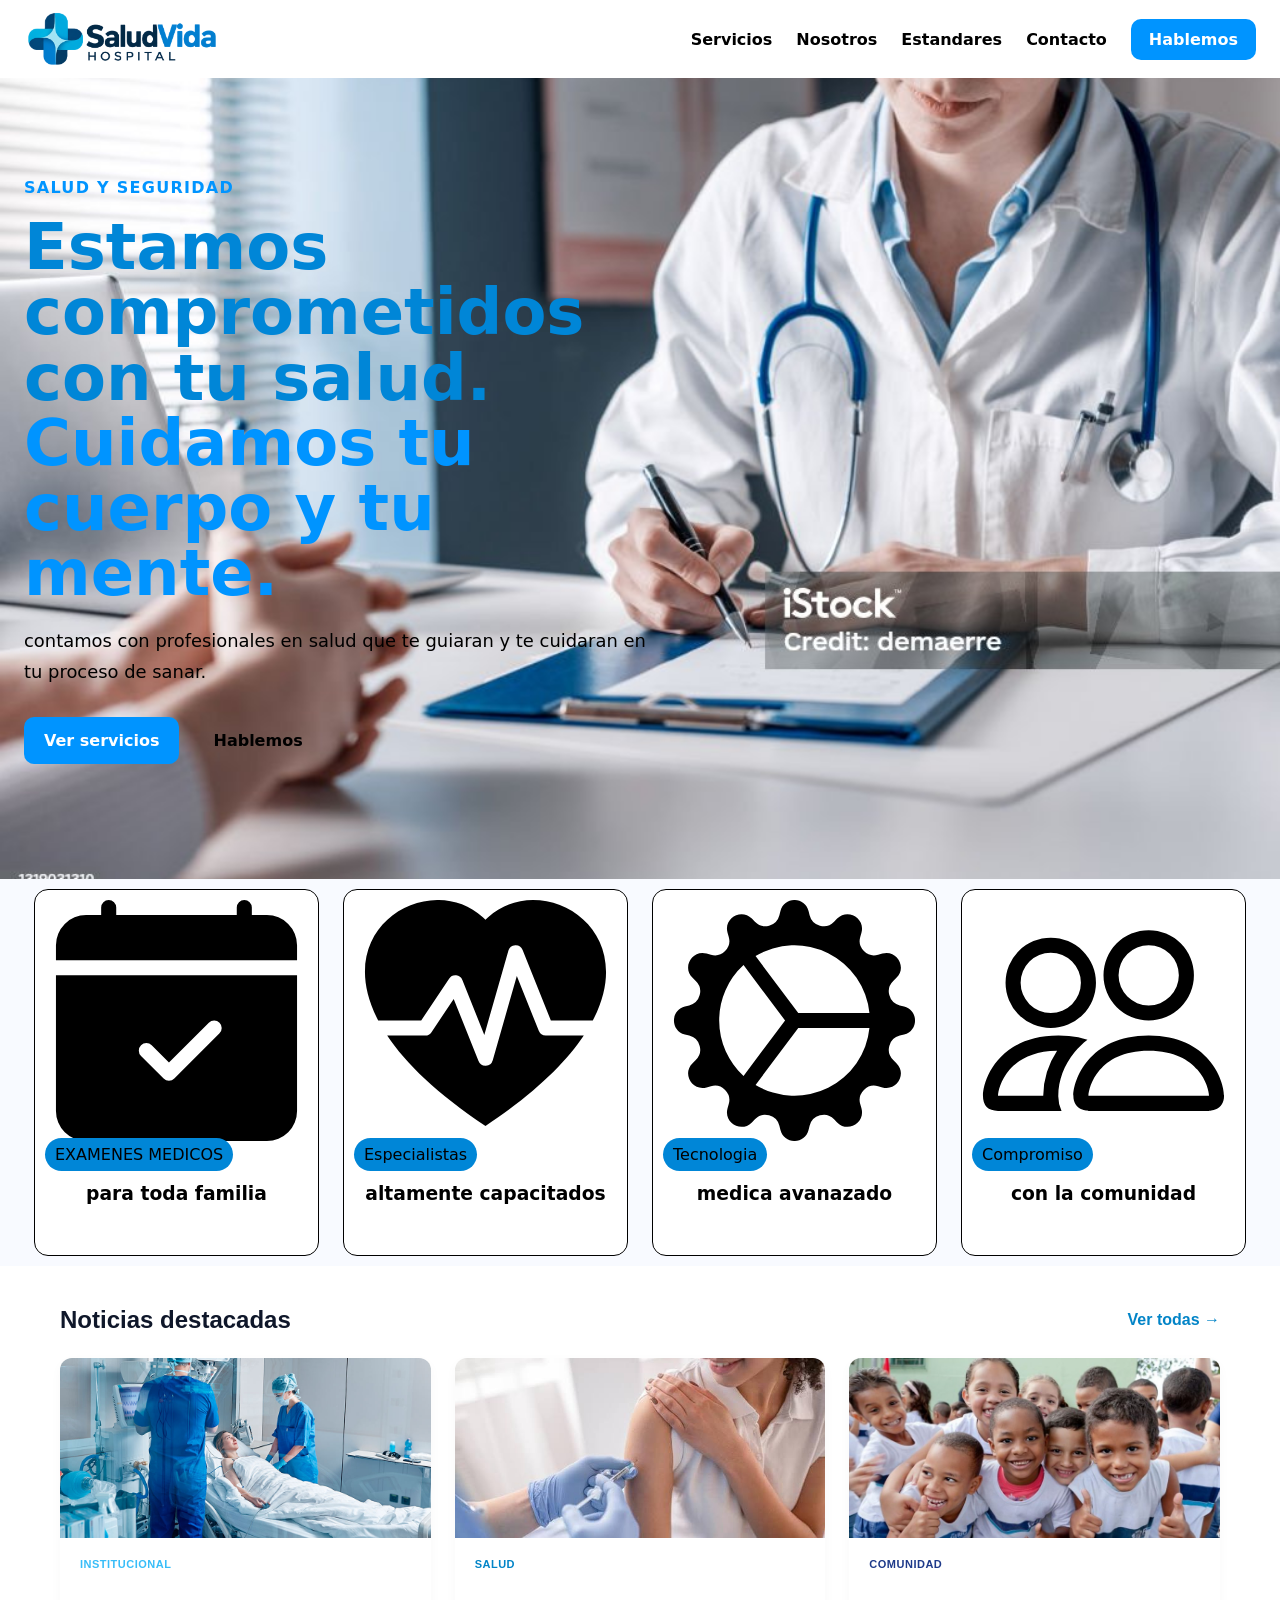
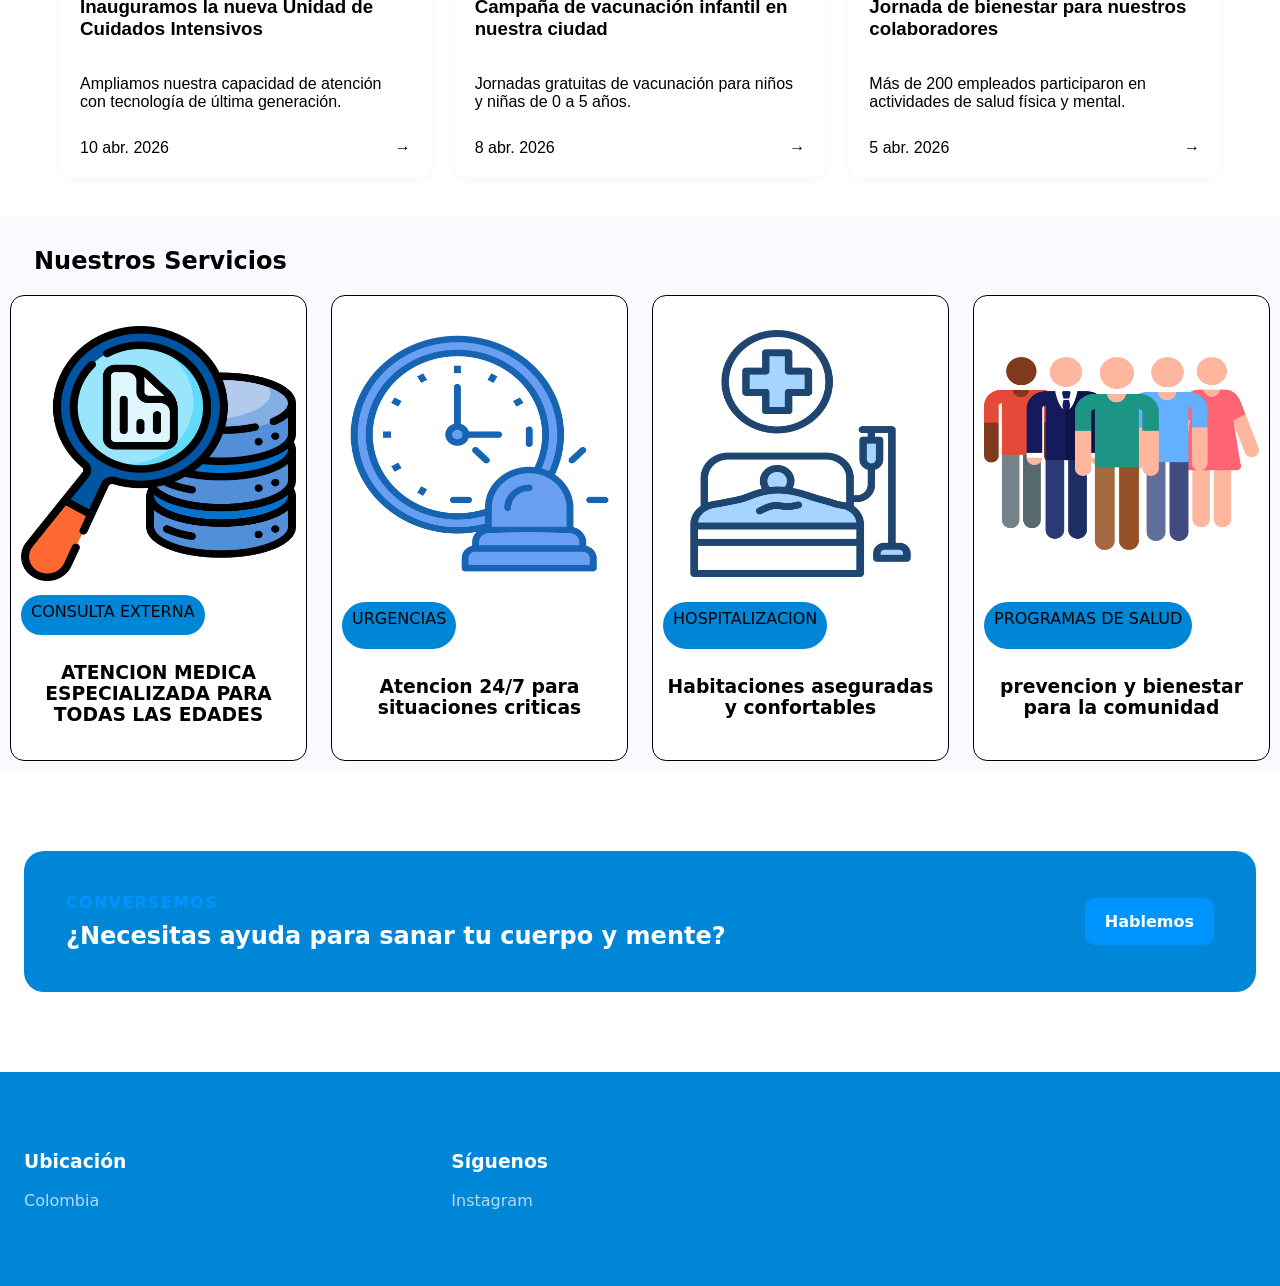
<file: index.html>
<!DOCTYPE html>
<html lang="es">
<head>
    <meta charset="UTF-8">
    <meta name="viewport" content="width=device-width, initial-scale=1.0">
    <title>SaludVida Hospital</title>
    <link rel="stylesheet" href="css/styles.css">
</head>
<body>
    <header class="header">
        <div class="container header-container">
            
            <a class="brand" href="index.html">
                <img src="img/logos/logo-saludvida-header.png" />

            </a>
            <nav class="nav" aria-label="Navegación principal">
                <a href="#servicios">Servicios</a>
                <a href="#nosotros">Nosotros</a>
                <a href="#estandares">Estandares</a>
                <a href="#contacto">Contacto</a>
                <a class="nav-cta" href="#contacto">Hablemos</a>
            </nav>
        </div>
    </header>

    <main>
        <section class="hero">
            <div class="container hero-grid">
                <div class="hero-copy">
                    <span class="eyebrow">SALUD Y SEGURIDAD</span>
                    <h1>Estamos comprometidos con tu salud. <span>Cuidamos tu cuerpo y tu mente.</span></h1>
                    <p class="hero-description">
                        contamos con profesionales en salud que te guiaran y te cuidaran en tu proceso de sanar.
                    </p>
                    <div class="hero-actions">
                        <a class="primary-action" href="#servicios">Ver servicios</a>
                        <a class="secondary-action" href="#contacto">Hablemos</a>
                    </div>
                </div>

            </div>
        </section>

        <section class="services" id="servicios">
            <div class="container">
                <div class="services-grid">
                    <article class="service-card">
                        <div class="tag-list">
                            <img src="img/atencion.svg"
                        </div>
                        <span>EXAMENES MEDICOS </span> <h3>para toda  familia </h3>
                    </article>

                    <article class="service-card">
                        <div class="tag-list">
                            <img src="img/especialistas.svg"
                        </div>
                        <span>Especialistas</span>
                        <h3>altamente capacitados</h3>
                    </article>

                    <article class="service-card">
                        <div class="tag-list">
                            <img src="img/tecnologia.svg"
                        </div>
                        <span>Tecnologia</span> <br />
                        <h3>medica avanazado</h3>
                    </article>

                    <article class="service-card">
                        <div class="tag-list">
                            <img src="img/compromiso.svg"
                        </div>
                        <span>Compromiso</span>
                        <h3>con la comunidad</h3>
                    </article>

                </div>
            </div>
        </section>
        <section class="noticias-seccion">
            <div class="noticias-header">
                <h2>Noticias destacadas</h2>
                <a href="#" class="ver-todas">Ver todas &rarr;</a>
            </div>

            <div class="services-grid">

                <article class="noticia-card">
                    <div class="card-image">
                        <img src="img/uci.jpg" alt="Unidad de Cuidados Intensivos">
                    </div>
                    <div class="card-content">
                        <span class="categoria institucional">INSTITUCIONAL</span>
                        <h3>Inauguramos la nueva Unidad de Cuidados Intensivos</h3>
                        <p>Ampliamos nuestra capacidad de atención con tecnología de última generación.</p>
                        <div class="card-footer">
                            <span class="fecha">10 abr. 2026</span>
                            <a href="#" class="flecha-link">&rarr;</a>
                        </div>
                    </div>
                </article>


                <article class="noticia-card">
                    <div class="card-image">
                        <img src="img/vacunacion.jpeg" alt="Campaña de vacunación">
                    </div>
                    <div class="card-content">
                        <span class="categoria salud">SALUD</span>
                        <h3>Campaña de vacunación infantil en nuestra ciudad</h3>
                        <p>Jornadas gratuitas de vacunación para niños y niñas de 0 a 5 años.</p>
                        <div class="card-footer">
                            <span class="fecha">8 abr. 2026</span>
                            <a href="#" class="flecha-link">&rarr;</a>
                        </div>
                    </div>
                </article>

                <article class="noticia-card">
                    <div class="card-image">
                        <img src="img/bienestar.jpg" alt="Jornada de bienestar">
                    </div>
                    <div class="card-content">
                        <span class="categoria comunidad">COMUNIDAD</span>
                        <h3>Jornada de bienestar para nuestros colaboradores</h3>
                        <p>Más de 200 empleados participaron en actividades de salud física y mental.</p>
                        <div class="card-footer">
                            <span class="fecha">5 abr. 2026</span>
                            <a href="#" class="flecha-link">&rarr;</a>
                        </div>
                    </div>
                </article>
            </div>
        </section>

        <section class="services" id="servicios">
            <div class="container"
            <div>
            <h1>Nuestros Servicios</h1>
            </div>
            <div class="services-grid">
            <article class="service-card">
            <div class="tag-list1">
            <img src="img/consulta.png"
            </div>
            <span>CONSULTA EXTERNA</span> <h3>ATENCION MEDICA ESPECIALIZADA PARA TODAS LAS EDADES </h3>
            </article>

            <article class="service-card">
            <div class="tag-list1">
            <img src="img/urgencia.png"
            </div>
            <span>URGENCIAS<br /></span>
            <h3>Atencion 24/7 para situaciones criticas</h3>
            </article>

            <article class="service-card">
            <div class="tag-list1">
            <img src="img/hospital.png"
            </div>
            <span>HOSPITALIZACION</span>
            <h3>Habitaciones aseguradas y confortables</h3>
            </article>

            <article class="service-card">
            <div class="tag-list1">
            <img src="img/gente.png"
            </div>
            <span>PROGRAMAS DE SALUD</span>
            <h3>prevencion y bienestar para la comunidad</h3>
            </article>

            </div>
            </div>
        </section>

        <section class="cta">
            <div class="container">
                <div class="cta-box">
                    <div>
                        <span class="section-label">CONVERSEMOS</span>
                        <h2>¿Necesitas ayuda para sanar tu cuerpo y mente?</h2>
                    </div>
                    <a class="cta-button" href="contacto.html">Hablemos</a>
                </div>
            </div>
        </section>

    </main>

    <footer class="footer" id="contacto">
        <div class="container footer-grid">
            <section><h3>Ubicación</h3><p>Colombia</p></section>
            <section>
                <h3>Síguenos</h3>
                <a href="https://www.instagram.com/axel__under/" target="_blank" rel="noopener noreferrer">Instagram</a>
            </section>
        </div>  
    </footer>




</html>
</file>
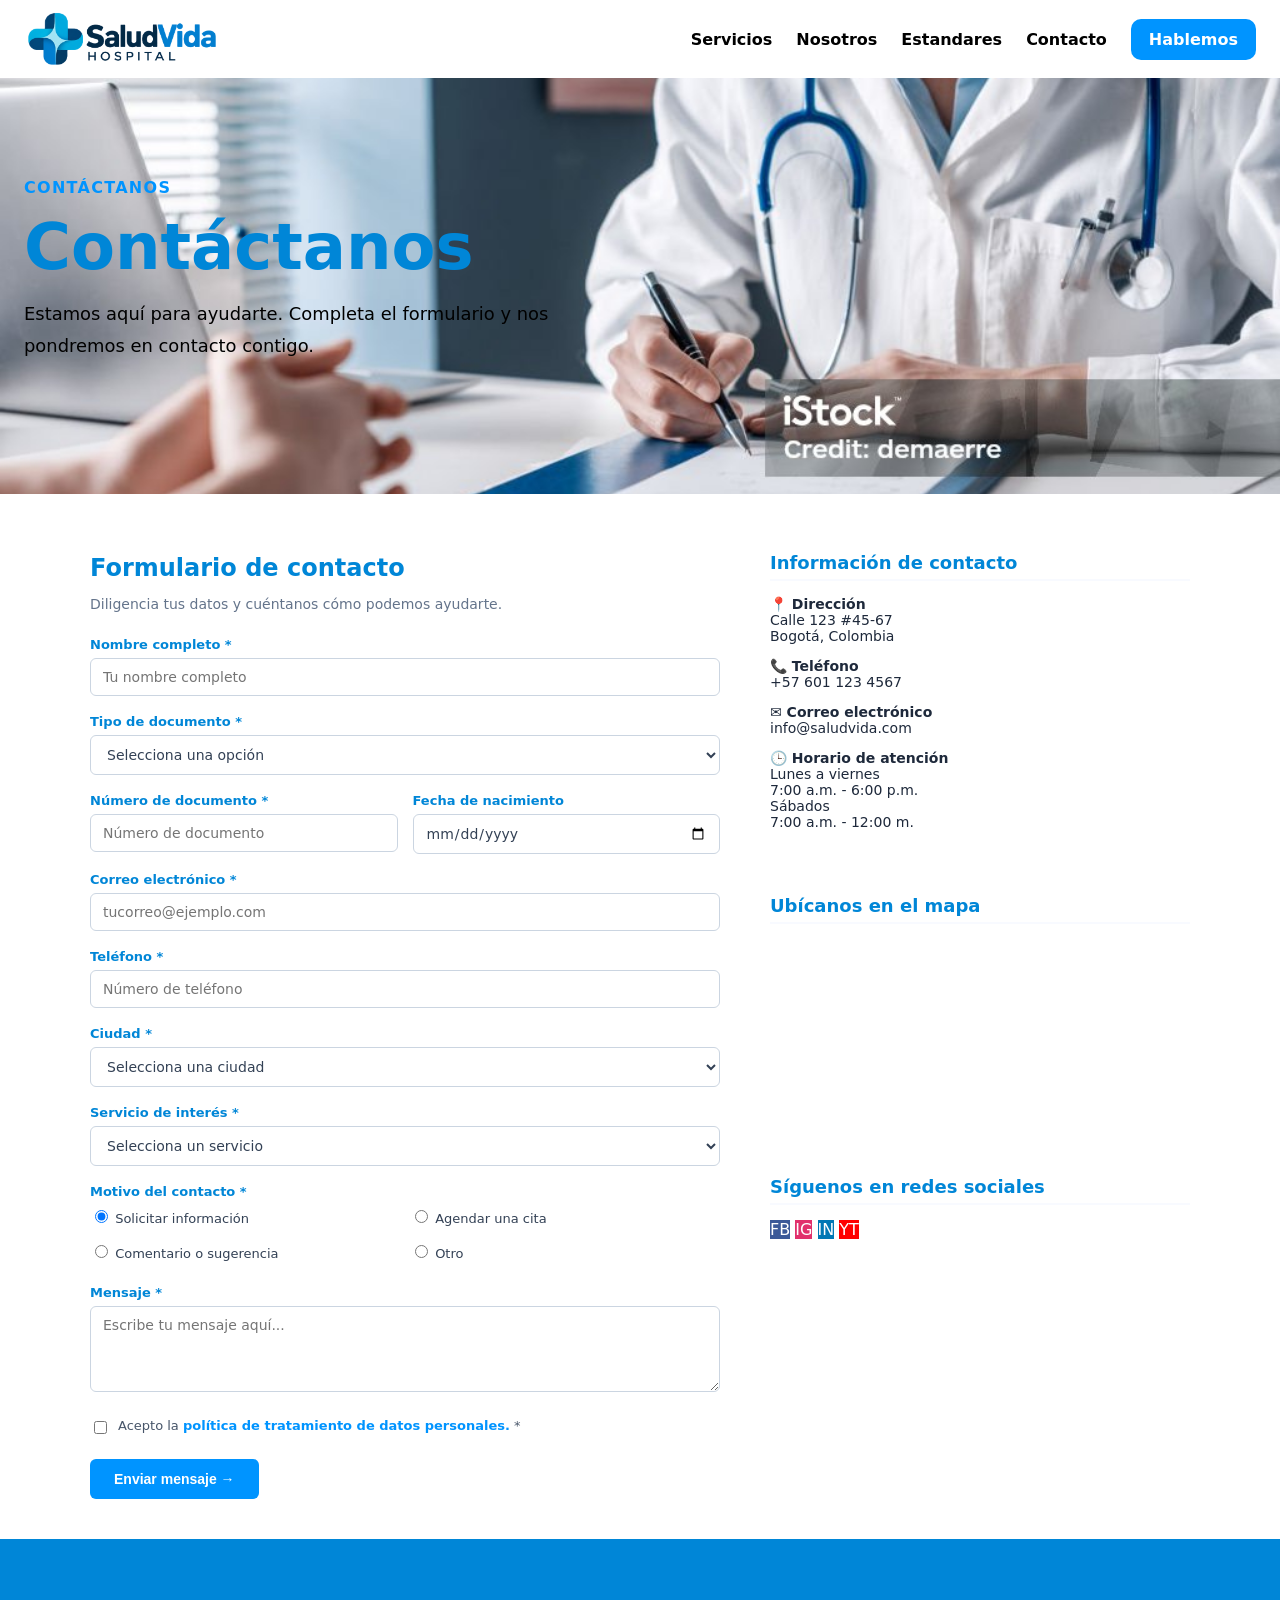
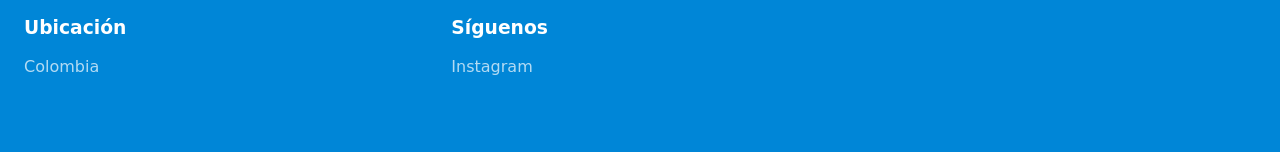
<file: contacto.html>
<!DOCTYPE html>
<html lang="es">
<head>
    <meta charset="UTF-8">
    <meta name="viewport" content="width=device-width, initial-scale=1.0">
    <title>Contacto | SaludVida Hospital</title>
    <link rel="stylesheet" href="css/styles.css">
</head>
<body>
    <header class="header">
        <div class="container header-container">

            <a class="brand" href="index.html">
                <img src="img/logos/logo-saludvida-header.png" />

            </a>
            <nav class="nav" aria-label="Navegación principal">
                <a href="#servicios">Servicios</a>
                <a href="#nosotros">Nosotros</a>
                <a href="#estandares">Estandares</a>
                <a href="#contacto">Contacto</a>
                <a class="nav-cta" href="#contacto">Hablemos</a>
            </nav>
        </div>
    </header>
    <!-- Sección Hero / Banner Principal (Recicla por completo tus clases .hero y .hero-grid) -->
    <section class="hero">
        <div class="container hero-grid">
            <div class="hero-text">
                <span class="eyebrow">CONTÁCTANOS</span>
                <h1>Contáctanos</h1>
                <p class="hero-description">Estamos aquí para ayudarte. Completa el formulario y nos pondremos en contacto contigo.</p>
            </div>
        </div>
    </section>

    <!-- Cuerpo Principal: Contenedor con distribución asimétrica en dos columnas -->
    <!-- CONTENEDOR PRINCIPAL EN DOS COLUMNAS -->
    <main class="seccion-contacto-unificada">

        <!-- COLUMNA IZQUIERDA: FORMULARIO -->
        <section class="columna-formulario">
            <h2>Formulario de contacto</h2>
            <p class="instruccion-sub">Diligencia tus datos y cuéntanos cómo podemos ayudarte.</p>

            <form action="#" method="POST">
                <div class="grupo-campo">
                    <label for="nombre_completo">Nombre completo *</label>
                    <input type="text" id="nombre_completo" required placeholder="Tu nombre completo">
                </div>

                <div class="fila-campos-dobles">
                    <div class="grupo-campo">
                        <label for="tipo_documento">Tipo de documento *</label>
                        <select id="tipo_documento" required>
                            <option value="" disabled selected>Selecciona una opción</option>
                            <option value="cc">Cédula de Ciudadanía</option>
                            <option value="ce">Cédula de Extranjería</option>
                        </select>
                    </div>
                </div>

                <div class="fila-campos-dobles">
                    <div class="grupo-campo">
                        <label for="num_documento">Número de documento *</label>
                        <input type="text" id="num_documento" required placeholder="Número de documento">
                    </div>
                    <div class="grupo-campo">
                        <label for="fecha_nacimiento">Fecha de nacimiento</label>
                        <input type="date" id="fecha_nacimiento">
                    </div>
                </div>

                <div class="grupo-campo">
                    <label for="correo_electronico">Correo electrónico *</label>
                    <input type="email" id="correo_electronico" required placeholder="tucorreo@ejemplo.com">
                </div>

                <div class="grupo-campo">
                    <label for="telefono_contacto">Teléfono *</label>
                    <input type="tel" id="telefono_contacto" required placeholder="Número de teléfono">
                </div>

                <div class="grupo-campo">
                    <label for="ciudad_seleccion">Ciudad *</label>
                    <select id="ciudad_seleccion" required>
                        <option value="" disabled selected>Selecciona una ciudad</option>
                        <option value="bogota">Bogotá</option>
                        <option value="pasto">Pasto</option>
                    </select>
                </div>

                <div class="grupo-campo">
                    <label for="servicio_interes">Servicio de interés *</label>
                    <select id="servicio_interes" required>
                        <option value="" disabled selected>Selecciona un servicio</option>
                        <option value="consulta">Consulta General</option>
                        <option value="urgencias">Urgencias</option>
                    </select>
                </div>

                <div class="grupo-campo">
                    <label>Motivo del contacto *</label>
                    <div class="cuadricola-radios">
                        <label class="opcion-radio"><input type="radio" name="motivo" checked> Solicitar información</label>
                        <label class="opcion-radio"><input type="radio" name="motivo"> Agendar una cita</label>
                        <label class="opcion-radio"><input type="radio" name="motivo"> Comentario o sugerencia</label>
                        <label class="opcion-radio"><input type="radio" name="motivo"> Otro</label>
                    </div>
                </div>

                <div class="grupo-campo">
                    <label for="mensaje_texto">Mensaje *</label>
                    <textarea id="mensaje_texto" rows="4" placeholder="Escribe tu mensaje aquí..."></textarea>
                </div>

                <div class="grupo-checkbox">
                    <input type="checkbox" id="acepto_politica" required>
                    <label for="acepto_politica">Acepto la <a href="#">política de tratamiento de datos personales.</a> *</label>
                </div>

                <button type="submit" class="boton-enviar-formulario">Enviar mensaje &rarr;</button>
            </form>
        </section>

        <!-- COLUMNA DERECHA: SIDEBAR DE INFORMACIÓN -->
        <aside class="columna-informacion">
            <div class="bloque-datos-contacto">
                <h3>Información de contacto</h3>
                <p><strong>📍 Dirección</strong><br><span class="texto-secundario">Calle 123 #45-67<br>Bogotá, Colombia</span></p>
                <p><strong>📞 Teléfono</strong><br><span class="texto-secundario">+57 601 123 4567</span></p>
                <p><strong>✉️ Correo electrónico</strong><br><span class="texto-secundario">info@saludvida.com</span></p>
                <p><strong>🕒 Horario de atención</strong><br><span class="texto-secundario">Lunes a viernes<br>7:00 a.m. - 6:00 p.m.<br>Sábados<br>7:00 a.m. - 12:00 m.</span></p>
            </div>

            <div class="bloque-mapa-ubicacion">
                <h3>Ubícanos en el mapa</h3>
                <div class="marcador-mapa-borde">
                    <iframe src="https://google.com" width="100%" height="180" style="border:0;" allowfullscreen="" loading="lazy"></iframe>
                </div>
            </div>

            <div class="bloque-redes-enlaces">
                <h3>Síguenos en redes sociales</h3>
                <div class="contenedor-botones-redes">
                    <a href="#" class="btn-red-social" style="background-color: #3b5998; color: white;">FB</a>
                    <a href="https://instagram.com" target="_blank" rel="noopener noreferrer" class="btn-red-social" style="background-color: #e1306c; color: white;">IG</a>
                    <a href="#" class="btn-red-social" style="background-color: #0077b5; color: white;">IN</a>
                    <a href="#" class="btn-red-social" style="background-color: #ff0000; color: white;">YT</a>
                </div>
            </div>
        </aside>
        </main>

        <footer class="footer" id="contacto">
            <div class="container footer-grid">
                <section><h3>Ubicación</h3><p>Colombia</p></section>
                <section>
                    <h3>Síguenos</h3>
                    <a href="https://www.instagram.com/axel__under/" target="_blank" rel="noopener noreferrer">Instagram</a>
                </section>
            </div>
        </footer>


        <!-- ESTILOS INTERNOS LOCALIZADOS (Evitan dañar el resto del sitio) -->
        <style>
            .seccion-contacto-unificada {
                display: flex;
                gap: 50px;
                max-width: 1140px;
                margin: 40px auto;
                padding: 0 20px;
                font-family: 'Segoe UI', system-ui, sans-serif;
                color: #1e293b;
            }

            .columna-formulario {
                flex: 1.2;
            }

            .columna-informacion {
                flex: 0.8;
                display: flex;
                flex-direction: column;
                gap: 35px;
            }

            .columna-formulario h2 {
                color: #0086d7; /* Tu color --navy */
                font-size: 24px;
                margin-bottom: 4px;
            }

            .instruccion-sub {
                color: #64748b;
                font-size: 14px;
                margin-bottom: 25px;
            }

            .grupo-campo {
                margin-bottom: 18px;
            }

            .fila-campos-dobles {
                display: flex;
                gap: 15px;
            }

                .fila-campos-dobles .grupo-campo {
                    flex: 1;
                }

            .columna-formulario label {
                display: block;
                font-weight: 700;
                margin-bottom: 6px;
                font-size: 13px;
                color: #0086d7;
            }

            .columna-formulario input[type="text"],
            .columna-formulario input[type="email"],
            .columna-formulario input[type="tel"],
            .columna-formulario input[type="date"],
            .columna-formulario select,
            .columna-formulario textarea {
                width: 100%;
                padding: 10px 12px;
                border: 1px solid #cbd5e1;
                border-radius: 6px;
                font-size: 14px;
                color: #334155;
                background-color: #ffffff;
                box-sizing: border-box;
                font-family: inherit;
            }

                .columna-formulario input:focus,
                .columna-formulario select:focus,
                .columna-formulario textarea:focus {
                    outline: none;
                    border-color: #0094ff; /* Tu color --primary */
                    box-shadow: 0 0 0 3px rgba(0, 148, 255, 0.12);
                }

            .cuadricola-radios {
                display: grid;
                grid-template-columns: 1fr 1fr;
                gap: 10px;
                margin-top: 8px;
            }

            .opcion-radio {
                font-weight: 500 !important;
                font-size: 13px;
                color: #334155 !important;
                display: flex;
                align-items: center;
                gap: 6px;
                cursor: pointer;
            }

            .grupo-checkbox {
                display: flex;
                align-items: flex-start;
                gap: 8px;
                margin-top: 22px;
                font-size: 13px;
            }

                .grupo-checkbox input {
                    margin-top: 3px;
                }

                .grupo-checkbox label {
                    font-weight: 500;
                    color: #475569;
                }

                .grupo-checkbox a {
                    color: #0094ff;
                    text-decoration: none;
                    font-weight: 600;
                }

            .boton-enviar-formulario {
                background-color: #0094ff;
                color: #ffffff;
                border: none;
                padding: 12px 24px;
                font-size: 14px;
                font-weight: 700;
                border-radius: 6px;
                cursor: pointer;
                margin-top: 20px;
                transition: background-color 0.2s;
            }

                .boton-enviar-formulario:hover {
                    background-color: #0086d7;
                }

            /* ESTILOS LATERALES */
            .columna-informacion h3 {
                color: #0086d7;
                font-size: 18px;
                margin-bottom: 15px;
                border-bottom: 2px solid #f8faff;
                padding-bottom: 6px;
            }

            .columna-informacion p {
                font-size: 14px;
                margin-bottom: 12px;
                <footer class="footer" id="contacto"> <div class="container footer-grid"> <section><h3>Ubicación</h3><p>Colombia</p></section> <section> <h3>Síguenos</h3> <a href="https://www.instagram.com/axel__under/" target="_blank" rel="noopener noreferrer">Instagram</a> </section> </div> </footer> <footer class="footer" id="contacto"> <div class="container footer-grid"> <section><h3>Ubicación</h3><p>Colombia</p></section> <section> <h3>Síguenos</h3> <a href="https://www.instagram.com/axel__under/" target="_blank" rel="noopener noreferrer">Instagram</a> </section> </div> </footer> <footer class="footer" id="contacto"> <div class="container footer-grid"> <section><h3>Ubicación</h3><p>Colombia</p></section> <section> <h3>Síguenos</h3> <a href="https://www.instagram.com/axel__under/" target="_blank" rel="noopener noreferrer">Instagram</a> </section> </div> </footer> <footer class="footer" id="contacto"> <div class="container footer-grid"> <section><h3>Ubicación</h3><p>Colombia</p></section> <section> <h3>Síguenos</h3> <a href="https://www.instagram.com/axel__under/" target="_blank" rel="noopener noreferrer">Instagram</a> </section> </div> </footer> <footer class="footer" id="contacto"> <div class="container footer-grid"> <section><h3>Ubicación</h3><p>Colombia</p></section> <section> <h3>Síguenos</h3> <a href="https://www.instagram.com/axel__under/" target="_blank" rel="noopener noreferrer">Instagram</a> </section> </div> </footer> <footer class="footer" id="contacto"> <div class="container footer-grid"> <section><h3>Ubicación</h3><p>Colombia</p></section> <section> <h3>Síguenos</h3> <a href="https://www.instagram.com/axel__under/" target="_blank" rel="noopener noreferrer">Instagram</a> </section> </div> </footer> <footer class="footer" id="contacto"> <div class="container footer-grid"> <section><h3>Ubicación</h3><p>Colombia</p></section> <section> <h3>Síguenos</h3> <a href="https://www.instagram.com/axel__under/" target="_blank" rel="noopener noreferrer">Instagram</a> </section> </div> </footer> <footer class="footer" id="contacto"> <div class="container footer-grid"> <section><h3>Ubicación</h3><p>Colombia</p></section> <section> <h3>Síguenos</h3> <a href="https://www.instagram.com/axel__under/" target="_blank" rel="noopener noreferrer">Instagram</a> </section> </div> </footer> <footer class="footer" id="contacto"> <div class="container footer-grid"> <section><h3>Ubicación</h3><p>Colombia</p></section> <section> <h3>Síguenos</h3> <a href="https://www.instagram.com/axel__under/" target="_blank" rel="noopener noreferrer">Instagram</a> </section> </div> </footer>
</file>
<file: css/styles.css>
:root {
    --primary: #0094ff;
    --primary-hover: #0094ff;
    --primary-light: #ffffff;
    --navy: #0086d7;
    --text: #000000;
    --muted: # --border: rgba(255,255,255,.7);
    --soft: #f8faff;
    --radius: 14px;
    --container: 1240px;
    --shadow: 0 20px 50px rgba(15, 40, 80, .08);
}

* {
    box-sizing: border-box;
}

html {
    scroll-behavior: smooth;
}

body {
    margin: 0;
    font-family: Inter, system-ui, -apple-system, BlinkMacSystemFont, "Segoe UI", sans-serif;
    color: var(--text);
    background: #fff;
}

a {
    color: inherit;
    text-decoration: none;
}

.container {
    width: min(calc(100% - 48px), var(--container));
    margin-inline: auto;
}

.header {
    position: sticky;
    top: 0;
    z-index: 1000;
    background: rgba(255, 255, 255, .96);
    border-bottom: 1px solid var(--border);
    backdrop-filter: blur(14px);
}

.header-container {
    min-height: 78px;
    display: flex;
    align-items: center;
    justify-content: space-between;
    gap: 28px;
}

.header img {
    height: 40%;
    width: 30%;
}

.brand-name {
    font-weight: 800;
    font-size: 1.2rem;
    color: var(--navy);
    text-align:left;
}

    .brand-name span {
        color: var(--primary);
    }


.nav {
    display: flex;
    align-items: center;
    gap: 24px;
}

    .nav a {
        color: var(--muted);
        font-weight: 600;
    }

        .nav a:hover {
            color: var(--primary);
        }

.nav-cta {
    padding: 11px 18px;
    border-radius: 10px;
    background: var(--primary);
    color: #fff !important;
}

.hero {
    padding: 100px 0 115px;
    overflow: hidden;
    background-image: url(../img/img_hero.jpg) ;
    background-size: cover;
    background-position: center;
    background-repeat: no-repeat;
}


.hero-grid {
    display: grid;
    grid-template-columns: minmax(0, 1.08fr) minmax(380px, .92fr);
    align-items: center;
    gap: 80px;
}

.eyebrow {
    color: var(--primary);
    font-weight: 800;
    letter-spacing: .08em;
}

.hero h1 {
    margin: 18px 0 0;
    color: var(--navy);
    font-size: clamp(3.2rem, 5vw, 5rem);
    line-height: 1.02;
}

    .hero h1 span {
        color: var(--primary);
    }

.hero-description {
    color: var(--muted);
    font-size: 1.12rem;
    line-height: 1.75;
}

.hero-actions {
    display: flex;
    flex-wrap: wrap;
    gap: 14px;
    margin-top: 30px;
}

.primary-action, .secondary-action {
    padding: 14px 20px;
    border-radius: 10px;
    font-weight: 700;
}

.primary-action {
    background: var(--primary);
    color: #fff;
}

.secondary-action {
    border: 1px solid var(--border);
}

.security-visual {
    min-height: 430px;
    display: grid;
    place-items: center;
    background: var(--primary-light);
    border-radius: 28px;
    color: var(--primary);
    font-weight: 900;
    text-align: center;
    font-size: 50px;
}

.security-visual img {
    width:100%;
    height:100%;
}

.services {
    padding: 10px;
    background: var(--soft);
}

.section-heading {
    max-width: 760px;
    margin-bottom: 40px;
}

.section-label {
    color: var(--primary);
    font-weight: 800;
    letter-spacing: .08em;
}

.section-heading h2 {
    color: var(--navy);
    font-size: 2.5rem;
    margin: 12px 0;
}

.section-heading p {
    color: var(--muted);
    line-height: 1.7;
}

.services-grid {
    display: flex;
    flex-direction: row;
    gap: 24px;
    justify-content: space-between;
}

.service-card {
    display: flex;
    flex-direction: column;
    padding: 10px;
    border: 1px solid var(--text);
    border-radius: var(--radius);
    background: #ffffff;
    transition: .2s;
    flex: 1;
}
.service-card {
    display: flex;
    flex-direction: column;
    padding: 10px;
    border: 1px solid var(--text);
    border-radius: var(--radius);
    background: #ffffff;
    transition: .2s;
    flex: 1;
}

    .service-card:hover {
        transform: translateY(-5px);
        box-shadow: var(--shadow);
    }

.tag-list1 {
    display: flex;
    flex-wrap: wrap;
    gap: 8px;
    margin-top: 20px;
    flex: 1;
}

    .tag-list span {
        padding: 7px 10px;
        background: var(--navy);
        border-radius: 999px;
        color: var(--text);
        position:center;
        text-align:center;
    }
.tag-list1 span {
    padding: 7px 10px;
    background: var(--navy);
    border-radius: 999px;
    color: var(--text);
    position: center;
    text-align: center;
}

.tag-list img {
    height:70%;
    width:100%;
}
.tag-list1 img {
    height: 60%;
    width: 100%;
}
.tag-list h3 {
        color: var(--text);
        position: center;
        text-align: center;
}
.tag-list1 h3 {
    color: var(--text);
    position: center;
    text-align: center;
}
.card-links {
    display: grid;
    gap: 10px;
    margin-top: auto;
    padding-top: 28px;
}


.standards {
    padding: 45px 0;
    background: var(--primary-light);
}

.standards-grid {
    display: grid;
    grid-template-columns: repeat(4, 1fr);
    gap: 12px;
}

.standard {
    min-height: 82px;
    display: grid;
    place-items: center;
    border: 1px solid var(--border);
    border-radius: 12px;
    font-weight: 800;
    background: var(--navy);
}

.about {
    padding: 95px 0;
}


.cta {
    padding: 80px 0;
}

.cta-box {
    display: flex;
    align-items: center;
    justify-content: space-between;
    gap: 40px;
    padding: 42px;
    border-radius: 20px;
    background: var(--navy);
    color: #fff;
}

    .cta-box h2 {
        margin: 10px 0 0;
        max-width: 780px;
    }

.cta-button {
    padding: 14px 20px;
    border-radius: 10px;
    background: var(--primary);
    color: #fff;
    font-weight: 800;
    white-space: nowrap;
}

.footer {
    padding: 60px 0;
    background: var(--navy);
    color: #fff;
}

.footer-grid {
    display: grid;
    grid-template-columns: repeat(3, 1fr);
    gap: 50px;
}

.footer p, .footer a {
    color: rgba(255,255,255,.7);
}

@media (max-width: 1024px) {
    .hero-grid {
        grid-template-columns: 1fr;
    }
}

@media (max-width: 800px) {
    .header-container {
        align-items: flex-start;
        flex-direction: column;
        padding-block: 16px;
    }

    .nav {
        flex-wrap: wrap;
    }

    .services-grid, .standards-grid, .footer-grid {
        grid-template-columns: 1fr;
    }

    .cta-box {
        align-items: flex-start;
        flex-direction: column;
    }
}

@media (max-width: 640px) {
    .container {
        width: min(calc(100% - 28px), var(--container));
    }

    .hero {
        padding: 70px 0;
    }

        .hero h1 {
            font-size: 2.75rem;
        }

    .service-card {
        padding: 26px;
    }
}


.service-hero {
    padding: 90px 0;
    background: var(--soft);
}

.service-hero-grid {
    display: grid;
    grid-template-columns: 1.1fr .9fr;
    gap: 70px;
    align-items: center;
}

.service-category {
    color: var(--primary);
    font-weight: 800;
    letter-spacing: .08em;
}

.service-hero h1 {
    margin: 12px 0;
    color: var(--navy);
    font-size: 4rem;
}

.service-hero h2 {
    color: var(--navy);
    font-size: 1.5rem;
}

.service-hero p {
    color: var(--muted);
    line-height: 1.75;
}

.service-visual {
    min-height: 300px;
    display: grid;
    place-items: center;
    border-radius: 24px;
    background: var(--primary-light);
    color: var(--primary);
    font-size: 4rem;
    font-weight: 900;
}

    .service-visual img {
        width: 350px;
        height: 250px;
    }

@media (max-width: 1024px) {
    .service-hero-grid {
        grid-template-columns: 1fr;
    }
}


.service-section {
    padding: 85px 0;
}

.service-section-soft {
    background: var(--soft);
}

.feature-grid {
    display: grid;
    grid-template-columns: repeat(3, minmax(0,1fr));
    gap: 20px;
}

.feature-card {
    padding: 28px;
    border: 1px solid var(--border);
    border-radius: var(--radius);
    background: var(--navy);
}

.steps {
    display: grid;
    grid-template-columns: repeat(4, minmax(0,1fr));
    gap: 20px;
}

.step {
    padding-top: 20px;
    border-top: 2px solid var(--primary);
    background: var(--navy)
}

    .step span {
        color: var(--primary-light);
        font-weight: 800;
    }

@media (max-width: 1024px) {
    .feature-grid {
        grid-template-columns: 1fr;
    }

    .steps {
        grid-template-columns: repeat(2, 1fr);
    }
}

@media (max-width: 640px) {
    .steps {
        grid-template-columns: 1fr;
    }
}

.form{

}
.form-grid{
   grid-auto-rows:auto;
}



.noticias-seccion {
    max-width: 1200px;
    margin: 40px auto;
    padding: 0 20px;
    font-family: 'Segoe UI', Tahoma, Geneva, Verdana, sans-serif;
}

.noticias-header {
    display: flex;
    justify-content: space-between;
    align-items: center;
    margin-bottom: 24px;
}

    .noticias-header h2 {
        color: #0f172a;
        font-size: 24px;
        margin: 0;
    }

.ver-todas {
    color: #0284c7;
    text-decoration: none;
    font-weight: 600;
}


.services-grid {
    display: flex;
    flex-direction: row;
    flex-wrap: wrap; 
    gap: 24px;
    justify-content: space-between;
}

.noticia-card {
    flex: 1;
    min-width: 280px;
    background-color: #ffffff;
    border-radius: 12px;
    overflow: hidden;
    display: flex;
    flex-direction: column;
    box-shadow: 0 4px 12px rgba(0, 0, 0, 0.03); 
}


.card-image img {
    width: 100%;
    height: 180px;
    object-fit: cover; 
    display: block;
}

.card-content {
    padding: 20px;
    display: flex;
    flex-direction: column;
    flex-grow: 1; 


.categoria {
    font-size: 11px;
    font-weight: 700;
    letter-spacing: 0.5px;
    margin-bottom: 8px;
    display: inline-block;
}


.institucional {
    color: #38bdf8;
}

.salud {
    color: #0284c7;
}

.comunidad {
    color: #1e3a8a;
}


.card-content h3 {
    color: #1e293b;
    font-size: 16px;
    margin: 0 0 10px 0;
    line-height: 1.4;
}

.card-content p {
    color: #64748b;
    font-size: 14px;
    margin: 0 0 20px 0;
    line-height: 1.5;
    flex-grow: 1; 
}


.card-footer {
    display: flex;
    justify-content: space-between;
    align-items: center;
    padding-top: 12px;
}


<style >
/* --- CORRECCI�N EN DOS COLUMNAS DE EMERGENCIA --- */
.main-layout {
    display: flex;
    gap: 50px;
    margin: 50px auto;
    max-width: 1200px;
    padding: 0 20px;
    font-family: sans-serif;
}

.form-section {
    flex: 1.3;
}

.sidebar {
    flex: 0.7;
    display: flex;
    flex-direction: column;
    gap: 35px;
}

/* --- CAMPOS DEL FORMULARIO --- */
.form-group {
    margin-bottom: 20px;
}

.form-row {
    display: flex;
    gap: 20px;
}

    .form-row .form-group {
        flex: 1;
    }

.form-section label {
    display: block;
    font-weight: 700;
    margin-bottom: 8px;
    font-size: 14px;
    color: #0086d7; /* Usando tu variable --navy */
}

.form-section input[type="text"],
.form-section input[type="email"],
.form-section input[type="tel"],
.form-section input[type="date"],
.form-section select,
.form-section textarea {
    width: 100%;
    padding: 12px;
    border: 1px solid rgba(0, 0, 0, 0.15);
    border-radius: 8px;
    font-size: 14px;
    box-sizing: border-box;
}

/* --- RADIO BUTTONS EN FILA --- */
.radio-grid {
    display: flex;
    flex-wrap: wrap;
    gap: 15px;
    margin-top: 10px;
}

.radio-label {
    display: flex;
    align-items: center;
    gap: 6px;
    font-size: 14px;
    cursor: pointer;
}

/* --- BOT�N ENVIAR --- */
.btn-submit {
    background-color: #0094ff; /* Usando tu variable --primary */
    color: #ffffff;
    border: none;
    padding: 14px 28px;
    font-size: 15px;
    font-weight: 700;
    border-radius: 8px;
    cursor: pointer;
    margin-top: 20px;
}

    .btn-submit:hover {
        background-color: #0086d7;
    }

/* --- RESPONSIVO PARA CELULARES --- */
@media (max-width: 768px) {
    .main-layout, .form-row {
        flex-direction: column;
        gap: 20px;
    }
}

</style >
</file>
